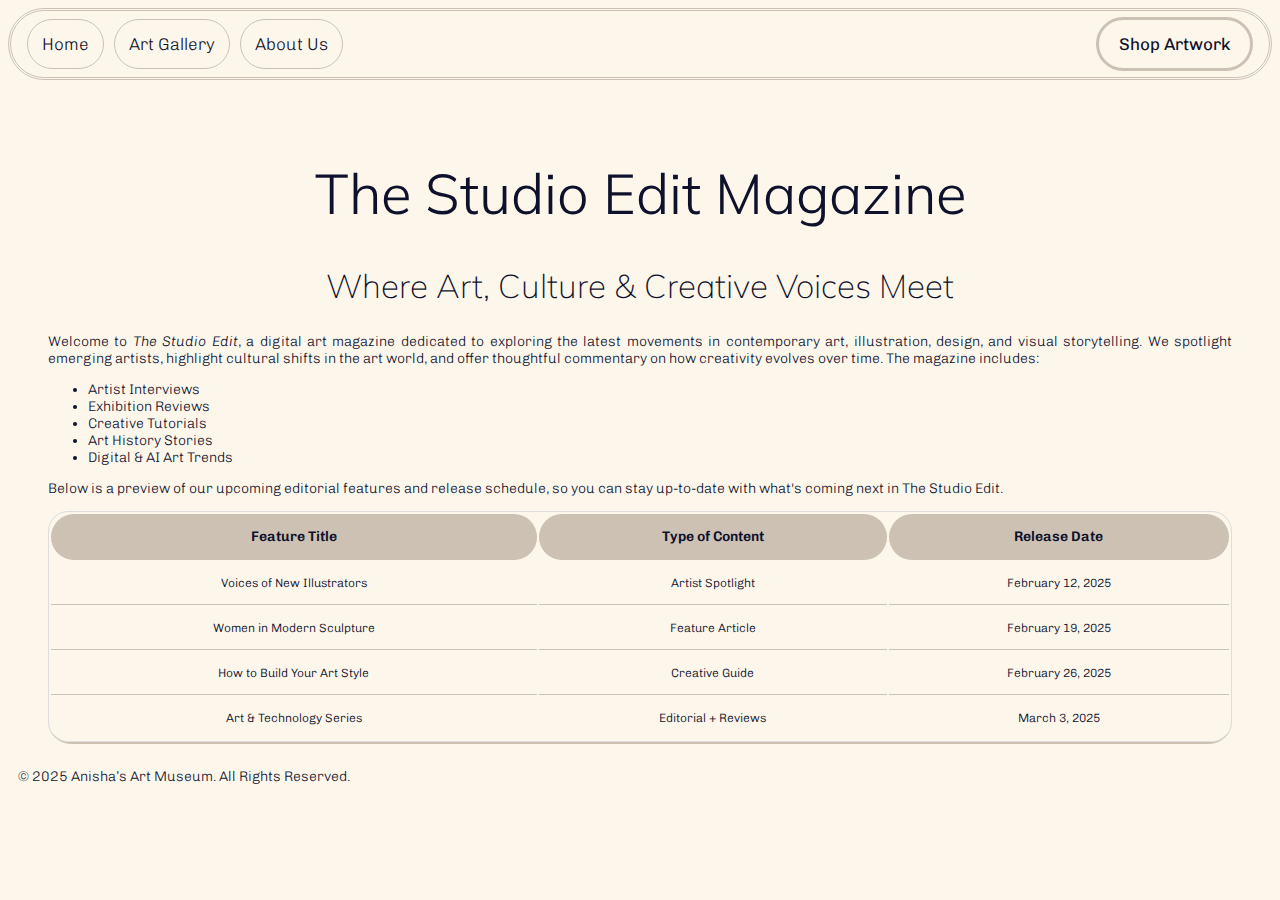
<file: index.html>
<!doctype html>
<html lang="en">
    <head>
        <meta charset="UTF-8" />
        <title>Title</title>
        <link rel="stylesheet" type="text/css" href="Design.css" />
        <link
            rel="stylesheet"
            href="https://fonts.googleapis.com/css2?family=Cambo&family=Chivo:ital,wght@0,100..900;1,100..900&display=swap" />
        <link
            rel="stylesheet"
            href="https://fonts.googleapis.com/css2?family=Mulish:ital,wght@0,200..1000;1,200..1000&display=swap" />
    </head>

    <body class="index">
        <div class="topnav">
            <div class="navleft">
                <a href="index.html">Home</a>

                <a href="Gallery.html">Art Gallery</a>
                <a href="About.html">About Us</a>
            </div>
            <div class="navright">
                <a href="Shop.html">Shop Artwork</a>
            </div>
        </div>
        <section class="hero-section">
            <h1>The Studio Edit Magazine</h1>

            <h2>Where Art, Culture & Creative Voices Meet</h2>
            <p>
                Welcome to <i>The Studio Edit</i>, a digital art magazine dedicated to exploring the latest movements in
                contemporary art, illustration, design, and visual storytelling. We spotlight emerging artists,
                highlight cultural shifts in the art world, and offer thoughtful commentary on how creativity evolves
                over time. The magazine includes:
            </p>

            <ul id="Unorderedlist">
                <li>Artist Interviews</li>
                <li>Exhibition Reviews</li>
                <li>Creative Tutorials</li>
                <li>Art History Stories</li>
                <li>Digital & AI Art Trends</li>
            </ul>
            <p>
                Below is a preview of our upcoming editorial features and release schedule, so you can stay up-to-date
                with what's coming next in The Studio Edit.
            </p>

            <table class="feature-table">
                <tr>
                    <th>Feature Title</th>
                    <th>Type of Content</th>
                    <th>Release Date</th>
                </tr>
                <tr>
                    <td>Voices of New Illustrators</td>
                    <td>Artist Spotlight</td>
                    <td>February 12, 2025</td>
                </tr>
                <tr>
                    <td>Women in Modern Sculpture</td>
                    <td>Feature Article</td>
                    <td>February 19, 2025</td>
                </tr>
                <tr>
                    <td>How to Build Your Art Style</td>
                    <td>Creative Guide</td>
                    <td>February 26, 2025</td>
                </tr>
                <tr>
                    <td>Art & Technology Series</td>
                    <td>Editorial + Reviews</td>
                    <td>March 3, 2025</td>
                </tr>
            </table>
        </section>
        <footer id="footer">
            <p>&copy; 2025 Anisha’s Art Museum. All Rights Reserved.</p>
        </footer>
    </body>
</html>
</file>
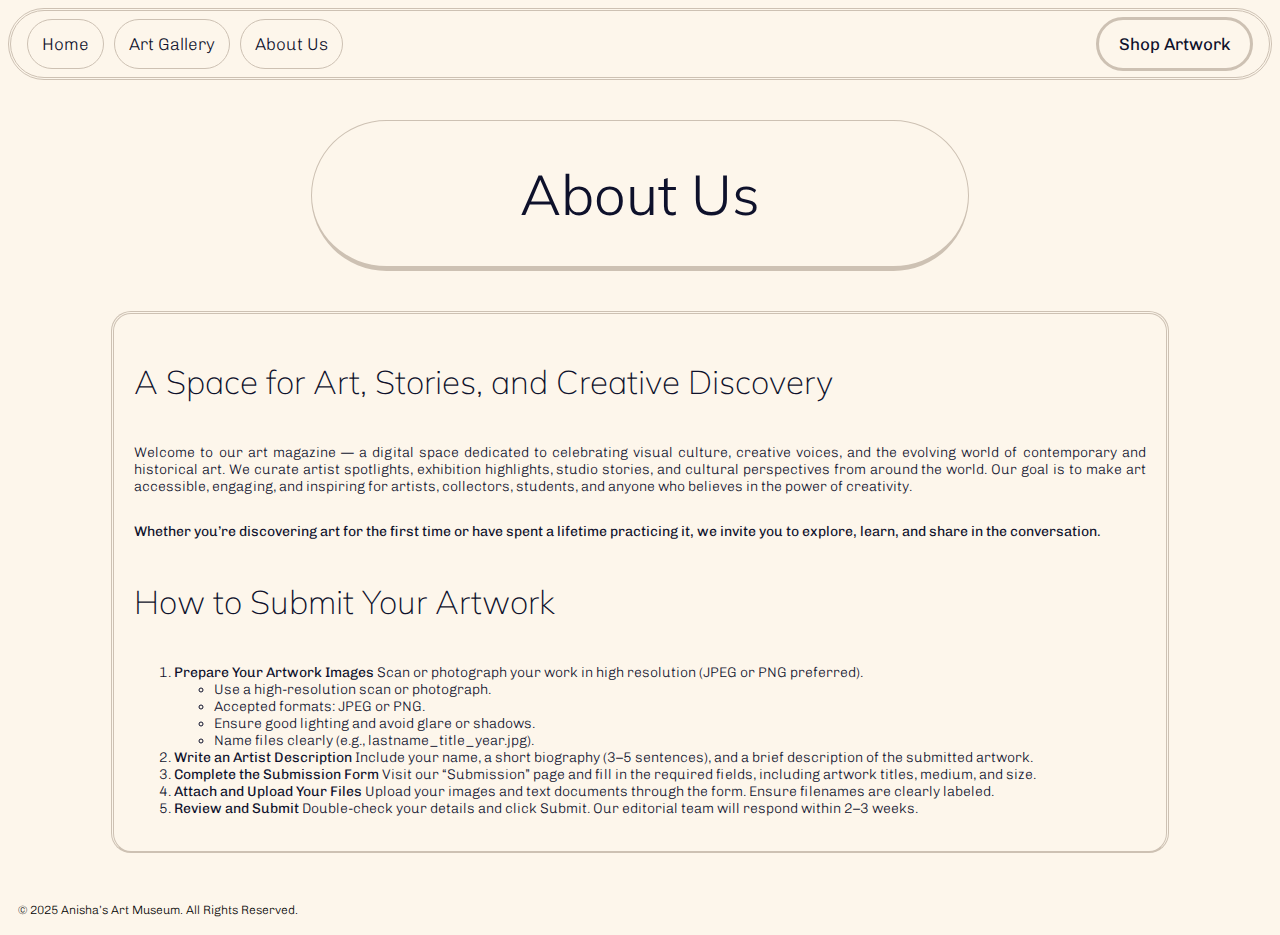
<file: About.html>
<!doctype html>
<html lang="en">
    <head>
        <meta charset="UTF-8" />
        <title>Title</title>
        <link rel="stylesheet" type="text/css" href="Design.css" />
        <link
            rel="stylesheet"
            href="https://fonts.googleapis.com/css2?family=Cambo&family=Chivo:ital,wght@0,100..900;1,100..900&display=swap" />
        <link
            rel="stylesheet"
            href="https://fonts.googleapis.com/css2?family=Mulish:ital,wght@0,200..1000;1,200..1000&display=swap" />
    </head>

    <body>
        <div class="topnav">
            <div class="navleft">
                <a href="index.html">Home</a>

                <a href="Gallery.html">Art Gallery</a>
                <a href="About.html">About Us</a>
            </div>
            <div class="navright">
                <a href="Shop.html">Shop Artwork</a>
            </div>
        </div>
        <div class="Artworkcontainer">
            <div id="Header">
                <h1>About Us</h1>
            </div>
            <section class="Artworkcard">
                <h2>A Space for Art, Stories, and Creative Discovery</h2>
                <p>
                    Welcome to our art magazine — a digital space dedicated to celebrating visual culture, creative
                    voices, and the evolving world of contemporary and historical art. We curate artist spotlights,
                    exhibition highlights, studio stories, and cultural perspectives from around the world. Our goal is
                    to make art accessible, engaging, and inspiring for artists, collectors, students, and anyone who
                    believes in the power of creativity.
                </p>

                <p>
                    <strong>
                        Whether you’re discovering art for the first time or have spent a lifetime practicing it, we
                        invite you to explore, learn, and share in the conversation.
                    </strong>
                </p>

                <h2>How to Submit Your Artwork</h2>
                <ol id="Unorderedlist">
                    <li>
                        <strong>Prepare Your Artwork Images</strong>
                        Scan or photograph your work in high resolution (JPEG or PNG preferred).
                        <ul>
                            <li>Use a high-resolution scan or photograph.</li>
                            <li>Accepted formats: JPEG or PNG.</li>
                            <li>Ensure good lighting and avoid glare or shadows.</li>
                            <li>Name files clearly (e.g., lastname_title_year.jpg).</li>
                        </ul>
                    </li>
                    <li>
                        <strong>Write an Artist Description</strong> Include your name, a short biography (3–5
                        sentences), and a brief description of the submitted artwork.
                    </li>
                    <li>
                        <strong>Complete the Submission Form</strong> Visit our “Submission” page and fill in the
                        required fields, including artwork titles, medium, and size.
                    </li>
                    <li>
                        <strong>Attach and Upload Your Files</strong> Upload your images and text documents through the
                        form. Ensure filenames are clearly labeled.
                    </li>

                    <li>
                        <strong>Review and Submit</strong> Double-check your details and click Submit. Our editorial
                        team will respond within 2–3 weeks.
                    </li>
                </ol>
            </section>
        </div>
        <footer id="footer">&copy; 2025 Anisha’s Art Museum. All Rights Reserved.</footer>
    </body>
</html>
</file>
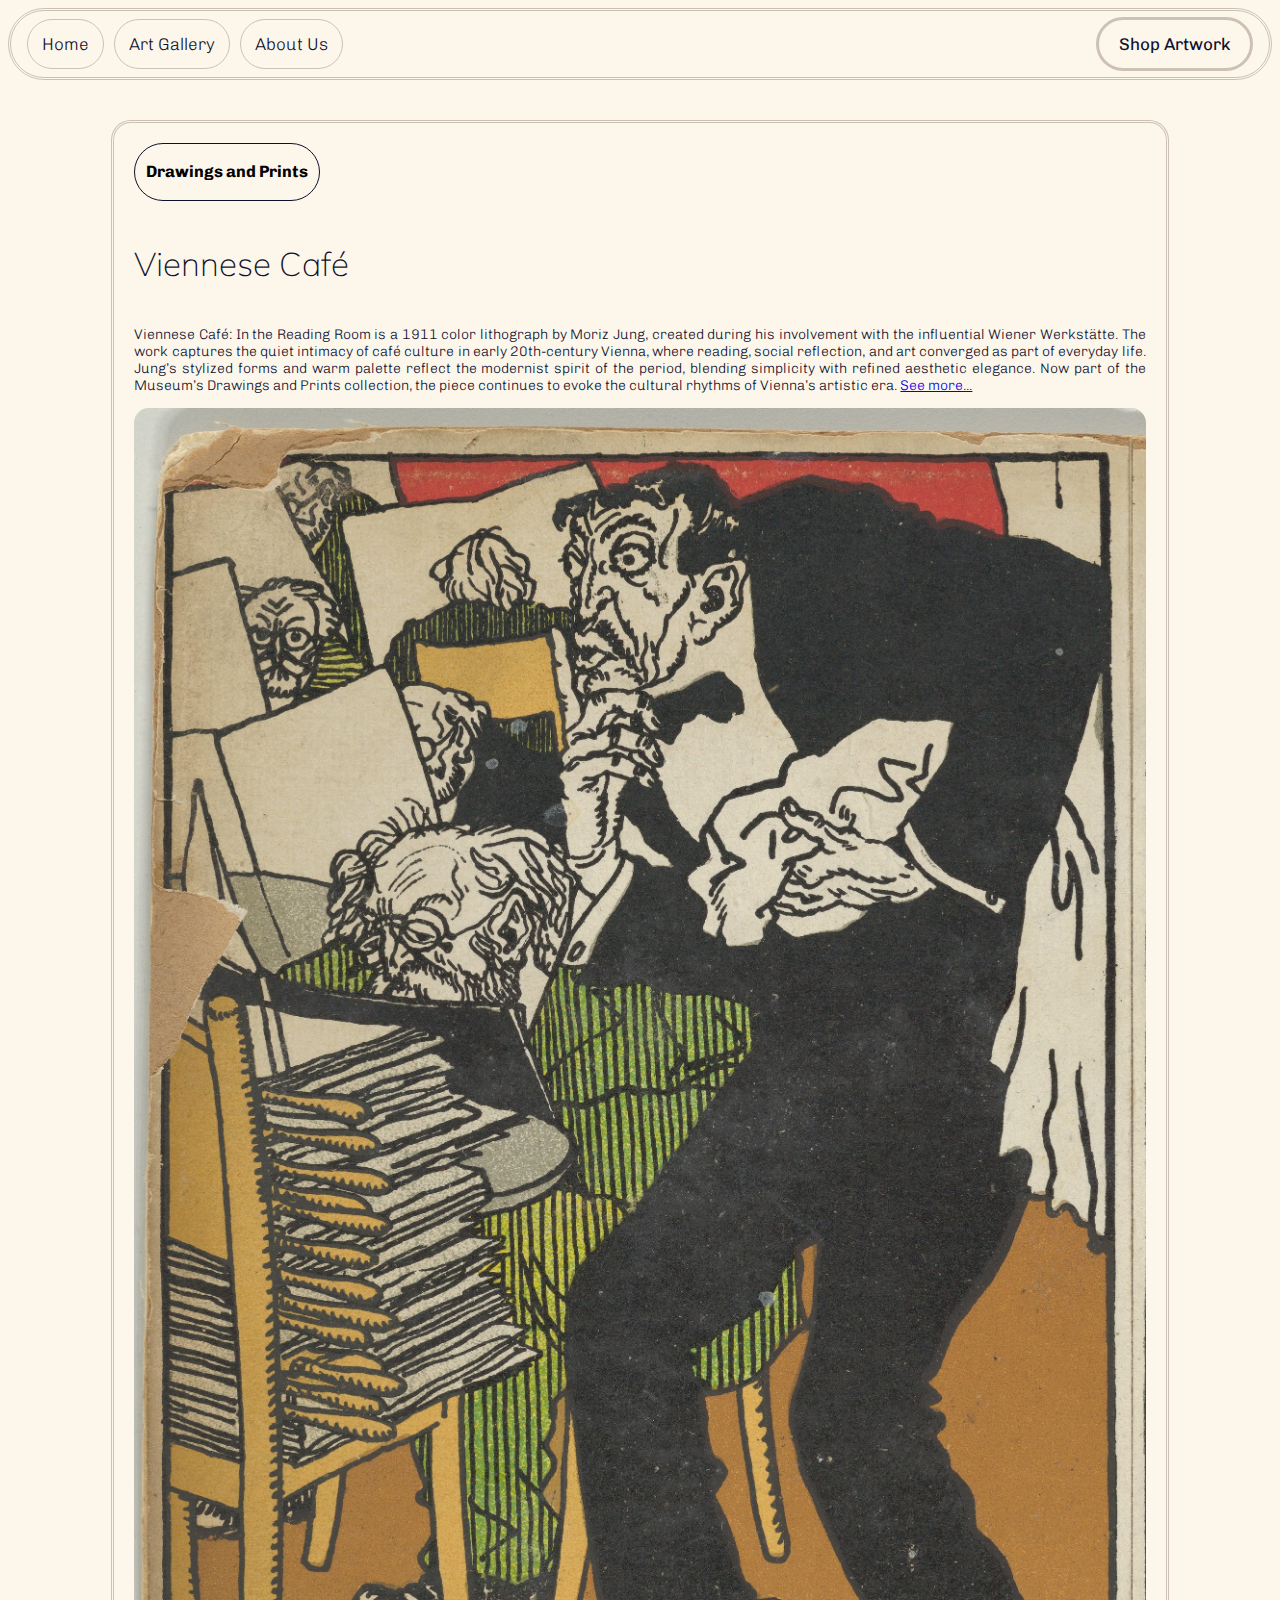
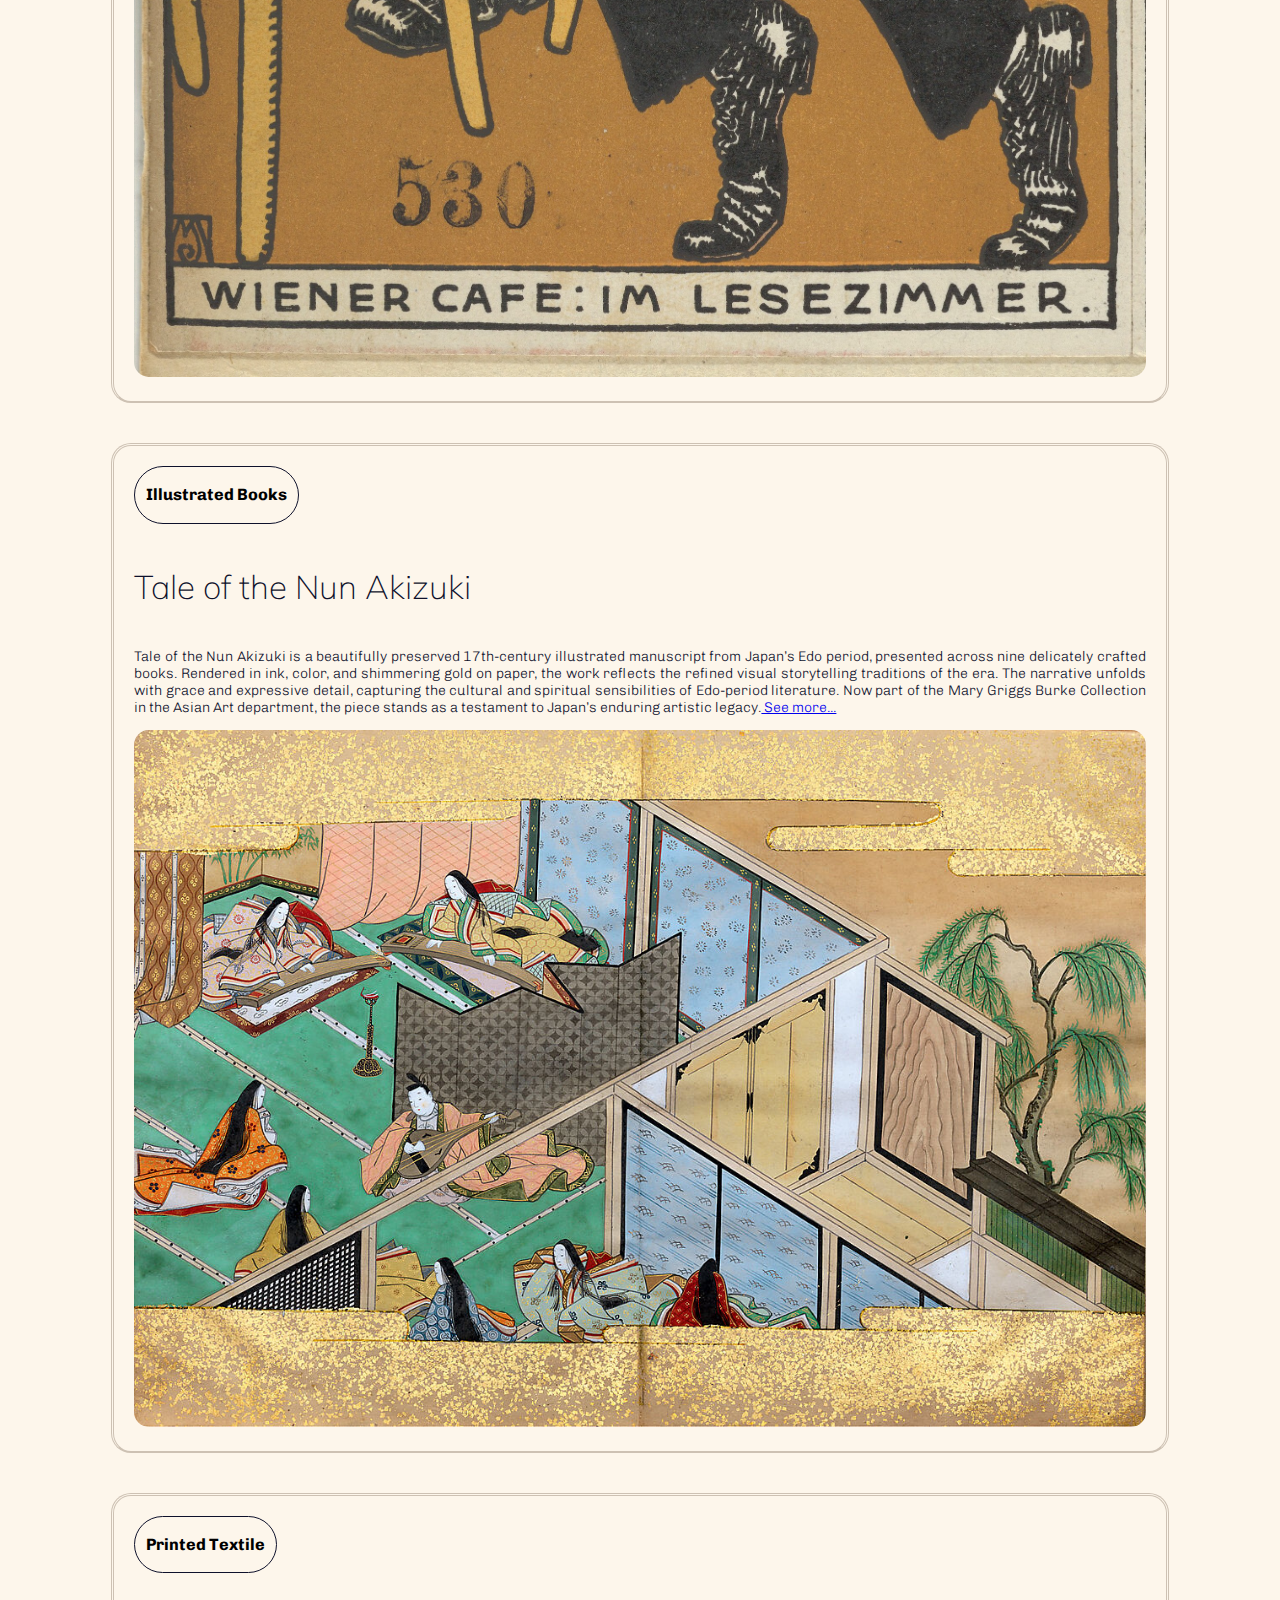
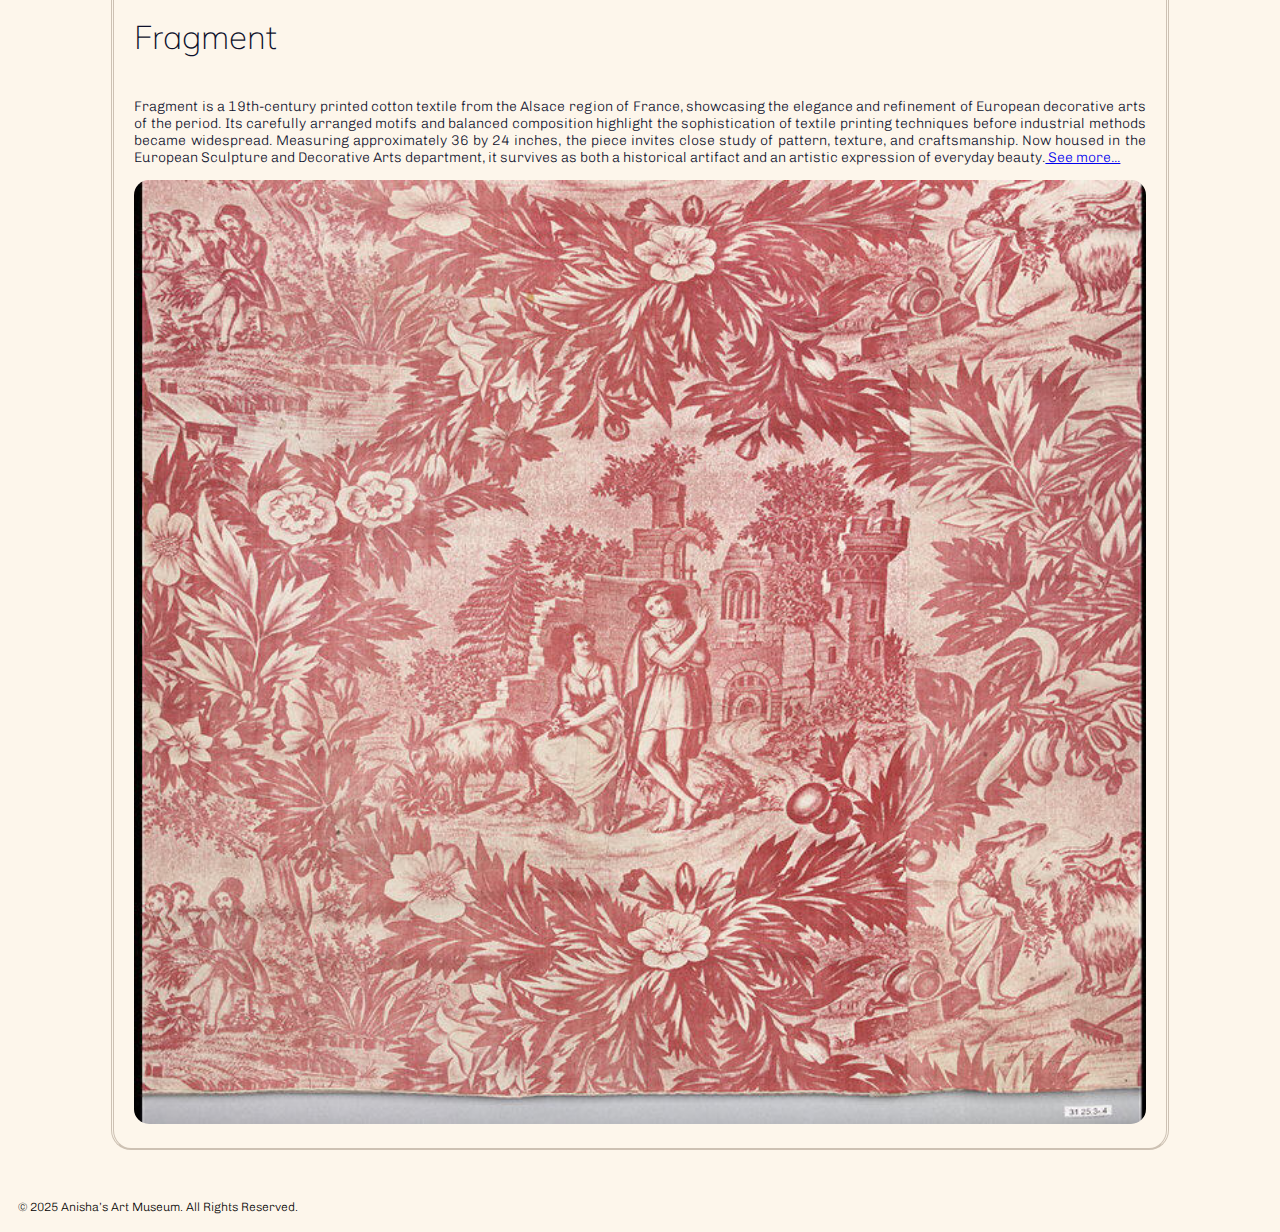
<file: Gallery.html>
<!doctype html>
<html lang="en">
    <head>
        <meta charset="UTF-8" />
        <title>Title</title>
        <link rel="stylesheet" type="text/css" href="Design.css" />
        <link
            rel="stylesheet"
            href="https://fonts.googleapis.com/css2?family=Cambo&family=Chivo:ital,wght@0,100..900;1,100..900&display=swap" />
        <link
            rel="stylesheet"
            href="https://fonts.googleapis.com/css2?family=Mulish:ital,wght@0,200..1000;1,200..1000&display=swap" />
        <!-- Images sourced from open source platform https://www.metmuseum.org/art/collection/search?searchField=All&showOnly=openAccess&sortBy=relevance -->
    </head>

    <body>
        <div class="topnav">
            <div class="navleft">
                <a href="index.html">Home</a>

                <a href="Gallery.html">Art Gallery</a>
                <a href="About.html">About Us</a>
            </div>
            <div class="navright">
                <a href="Shop.html">Shop Artwork</a>
            </div>
        </div>
        <div class="Artworkcontainer">
            <div class="Artworkcard">
                <div class="Artworktype"><h3>Drawings and Prints</h3></div>
                <h2>Viennese Café</h2>
                <p class="Details">
                    Viennese Café: In the Reading Room is a 1911 color lithograph by Moriz Jung, created during his
                    involvement with the influential Wiener Werkstätte. The work captures the quiet intimacy of café
                    culture in early 20th-century Vienna, where reading, social reflection, and art converged as part of
                    everyday life. Jung’s stylized forms and warm palette reflect the modernist spirit of the period,
                    blending simplicity with refined aesthetic elegance. Now part of the Museum’s Drawings and Prints
                    collection, the piece continues to evoke the cultural rhythms of Vienna’s artistic era.
                    <a href="https://www.metmuseum.org/art/collection/search/649914"> See more...</a>
                </p>
                <div class="card-image">
                    <img src="Webbasicimages/viennesecafe.jpg" alt="Viennese Café" />
                </div>
            </div>

            <div class="Artworkcard">
                <div class="Artworktype"><h3>Illustrated Books</h3></div>
                <h2>Tale of the Nun Akizuki</h2>
                <p class="Details">
                    Tale of the Nun Akizuki is a beautifully preserved 17th-century illustrated manuscript from Japan’s
                    Edo period, presented across nine delicately crafted books. Rendered in ink, color, and shimmering
                    gold on paper, the work reflects the refined visual storytelling traditions of the era. The
                    narrative unfolds with grace and expressive detail, capturing the cultural and spiritual
                    sensibilities of Edo-period literature. Now part of the Mary Griggs Burke Collection in the Asian
                    Art department, the piece stands as a testament to Japan’s enduring artistic legacy.<a
                        href="https://www.metmuseum.org/art/collection/search/670977">
                        See more...</a
                    >
                </p>
                <div class="card-image">
                    <img src="Webbasicimages/tale.jpeg" alt="Tale of the Nun Akizuki" />
                </div>
            </div>

            <div class="Artworkcard">
                <div class="Artworktype"><h3>Printed Textile</h3></div>
                <h2>Fragment</h2>
                <p class="Details">
                    Fragment is a 19th-century printed cotton textile from the Alsace region of France, showcasing the
                    elegance and refinement of European decorative arts of the period. Its carefully arranged motifs and
                    balanced composition highlight the sophistication of textile printing techniques before industrial
                    methods became widespread. Measuring approximately 36 by 24 inches, the piece invites close study of
                    pattern, texture, and craftsmanship. Now housed in the European Sculpture and Decorative Arts
                    department, it survives as both a historical artifact and an artistic expression of everyday
                    beauty.<a href="https://www.metmuseum.org/art/collection/search/222513"> See more...</a>
                </p>
                <div class="card-image">
                    <img src="Webbasicimages/Fragment.jpg" alt="Fragment" />
                </div>
            </div>
        </div>
        <footer id="footer">&copy; 2025 Anisha’s Art Museum. All Rights Reserved.</footer>
    </body>
</html>
</file>
<file: Design.css>
/* Fonts of the document */
@import url("https://fonts.googleapis.com/css2?family=Cambo&family=Chivo:ital,wght@0,100..900;1,100..900&display=swap");

@import url("https://fonts.googleapis.com/css2?family=Mulish:ital,wght@0,200..1000;1,200..1000&display=swap");

/* Main Components*/
h1 {
    font-family: mulish;
    font-weight: 329;
    font-size: 56px;
    color: #0e112b;
    align-content: center;
}

h2 {
    font-family: mulish;
    font-weight: 200;
    font-size: 33px;
    color: #0e112b;
    align-content: center;
}

p {
    font-family: chivo;
    font-weight: 200;
    font-size: 14px;
    color: #0e112b;
    text-align: justify;
}

body {
    align-content: center;
    background-color: #fdf6eb;
}

/* Navigation Bar */
.topnav {
    background-color: #fdf6eb;
    border: double;
    border-color: #cdc1b3;
    border-radius: 50px;
    padding: 6px 16px;

    display: flex;
    align-items: center;
    justify-content: space-between; /* pushes navright to the right */
    font-family: chivo;
    font-weight: 200;
}

.navleft {
    display: flex;
    gap: 10px;
}

.navleft a {
    color: #0e112b;
    padding: 14px 14px;
    text-decoration: none;
    font-size: 17px;

    border: solid thin #cdc1b3;
    border-radius: 50px;

    display: flex;
    align-items: center;
}

.navright {
    margin-left: auto; /* pushes this section to the right */
}

.navright a {
    color: #0e112b;
    padding: 14px 20px;
    text-decoration: none;
    font-size: 17px;
    font-weight: 396;

    border: solid medium #cdc1b3;
    border-radius: 50px;

    display: flex;
    align-items: center;
}

.topnav a:hover {
    background-color: #cdc1b3;
    color: black;
}

/* Art Gallery Page */
.Artworkcontainer {
    display: flex;
    flex-direction: column;
    align-items: center;
    gap: 40px;
    padding: 40px 0;
}

.Artworkcard {
    align-content: center;
    background-color: #fdf6eb;
    border-radius: 20px;
    border-color: #cdc1b3;
    border-style: double;
    border-width: medium;
    width: 80%;
    padding: 20px;
    display: flex;
    flex-direction: column;
    border-bottom: 2px solid #cdc1b3;
    font-family: chivo;
    font-weight: 101;
}

.Artworkcard:hover {
    background-color: #cdc1b3;
    color: white;
}

.Artworktype {
    display: inline-block;
    border: 1px solid #0e112b;
    padding: 2px 11px;
    border-radius: 123px;
    font-size: 14px;
    font-weight: bold;
    margin-bottom: 15px;
    width: fit-content;
}

.details p {
    font-size: 21.3em;
    line-height: 1.5;
    color: #e09e41;
}

.card-image img {
    width: 100%;
    border-radius: 15px;
}

/* About Us Page */
#Header {
    display: flex;
    padding: 0 208px;
    text-decoration: none;
    border-style: solid;
    border-color: #cdc1b3;
    border-radius: 222px;
    border-width: thin;
    justify-content: center;
    background-color: #fdf6eb;
    border-bottom: 5px solid #cdc1b3;
}

.Aboutcard {
    display: flex;
    flex-direction: column;
    align-items: center;
    padding: 40px 0;
}

/* Index Page*/
#AvonnaStudio {
    text-align: center;
}

#Unorderedlist {
    text-align: left;
    font-family: chivo;
    font-weight: 200;
    font-size: 14px;
    color: #0e112b;
}

.hero-section {
    align-content: center;
    gap: 133px;
    margin-top: 40px;
    border-radius: 23px;
    border-bottom: 2px solid #cdc1b3;
    margin-left: 40px;
    margin-right: 40px;
}

.hero-section h1,
.hero-section h2 {
    text-align: center;
}

.feature-table {
    width: 100%;
    border: 1px solid #ddd;
    border-radius: 20px;
    overflow: hidden;
    text-align: center;
    font-family: chivo;
    font-weight: 51;
    font-size: 14px;
    color: #0e112b;
}

.feature-table th,
.feature-table td {
    padding: 14px 16px;
    border-bottom: 1px solid #cdc1b3;
    text-align: left;
    font-size: 14px;
}

.feature-table th {
    background-color: #cdc1b3;
    font-weight: 600;
    font-size: 14px;
    border-radius: 110px;
    text-align-last: center;
}

.feature-table td {
    font-size: 12px;
    font-weight: 257;
    text-align-last: center;
}

.feature-table tr:last-child td {
    border-bottom: none;
}

.feature-table tr:hover {
    background-color: #cdc1b3;
}

/* Shop page*/
.shop-section {
    padding: 40px 40px;
    background: #fdf6eb;
    text-align: center;
}

.shop-title {
    text-align: left;
    font-size: 12px;
    margin-bottom: 40px;
    font-weight: 600;
}

.shop-grid {
    display: grid;
    grid-template-columns: repeat(auto-fill, minmax(270px, 1fr));
    gap: 35px;
}

.shop-img {
    width: 100%;
    height: 190px;
    object-fit: cover;
    margin-bottom: 14px;
    border-radius: 20px;
}

.shop-date {
    font-size: 12px;
    color: #666;
}

.shop-tag {
    font-size: 0.75rem;
    display: inline-block;
    padding: 4px 8px;
    border: 1px solid black;
    border-radius: 20px;
    text-transform: uppercase;
}

.shop-name {
    font-size: 20px;
    margin: 0 0 0;
    font-weight: 600;
    text-align: left;
}

.shop-desc {
    font-size: 0.95rem;
    color: #444;
    margin: 10px 0 -10px;
    line-height: 1.4;
}

.shop-link {
    font-size: 0.85rem;
    font-weight: bold;
    text-decoration: none;
    color: black;
    margin-top: auto;
}

.shop-link:hover {
    text-decoration: underline;
}

/* Footer */
#footer {
    background-color: #fdf6eb;
    padding: 10px;
    font-family: chivo;
    font-weight: 200;
    font-size: 12px;
}
</file>
